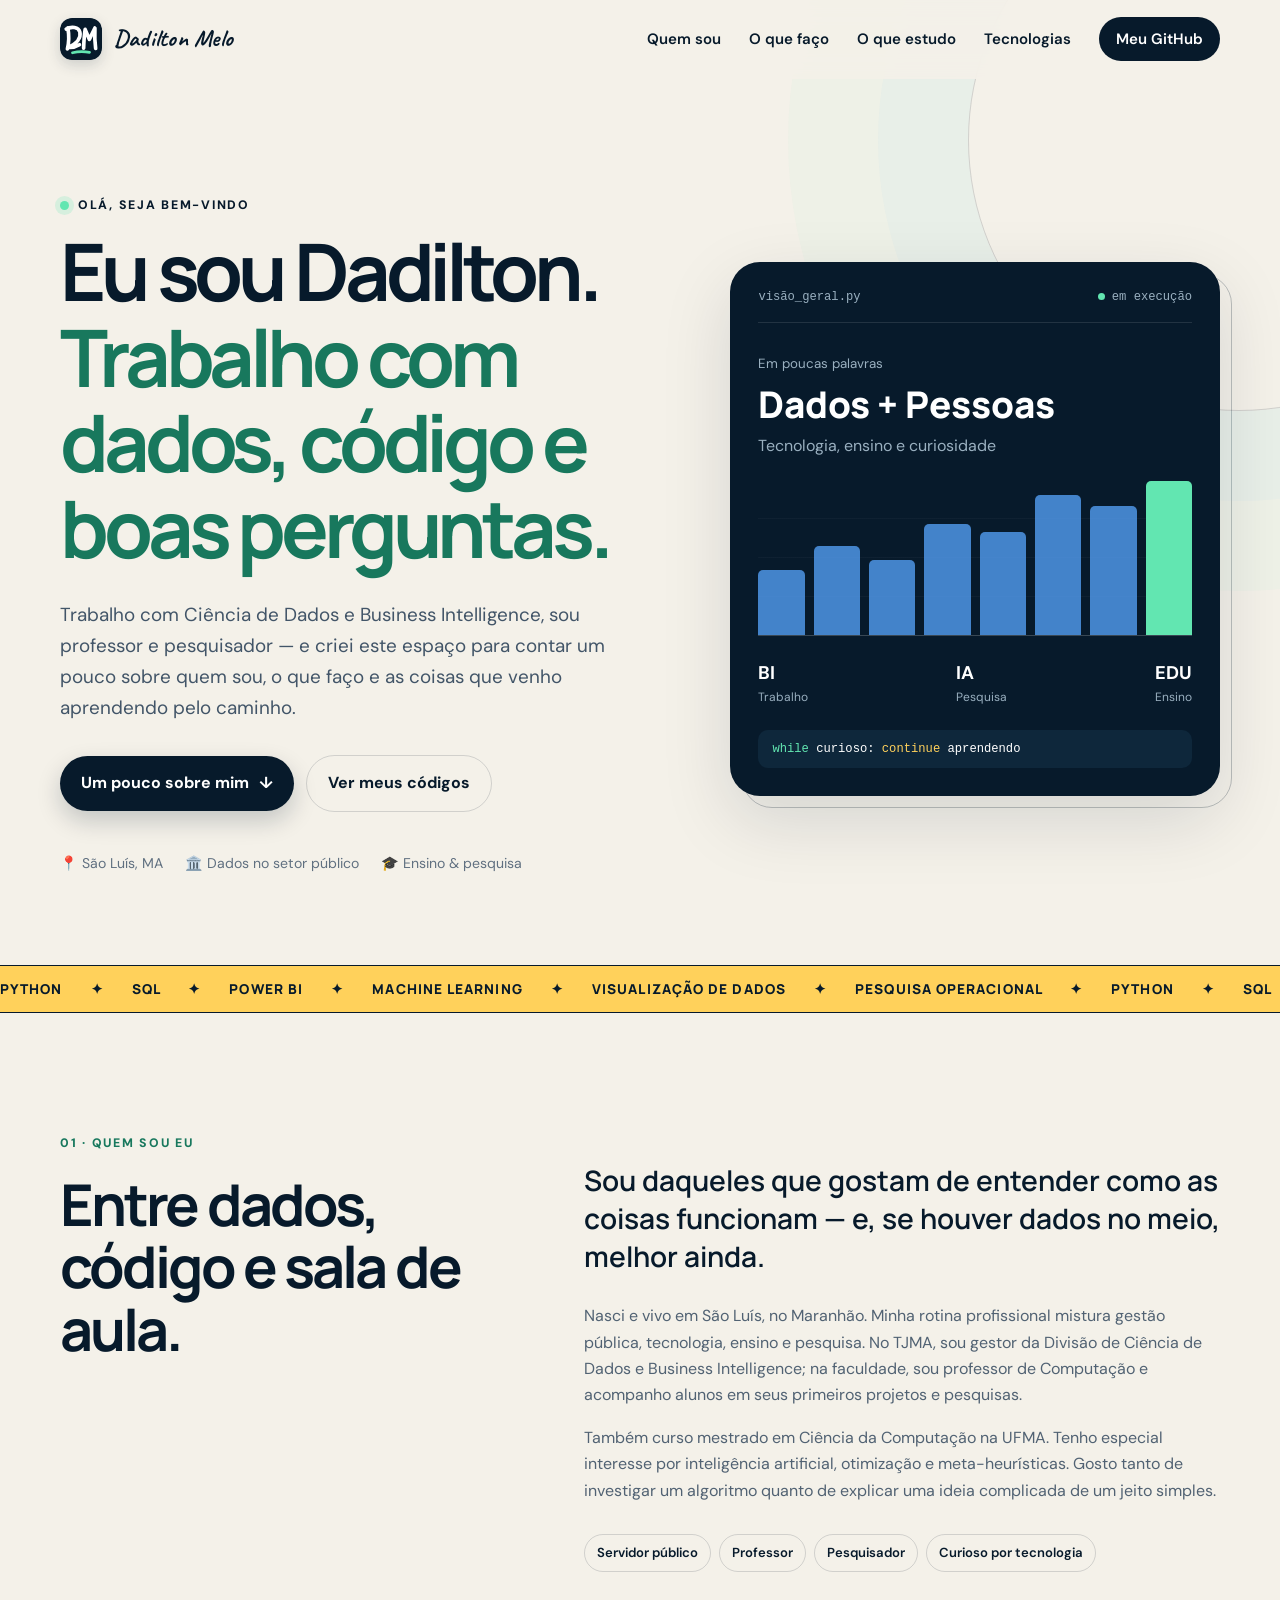
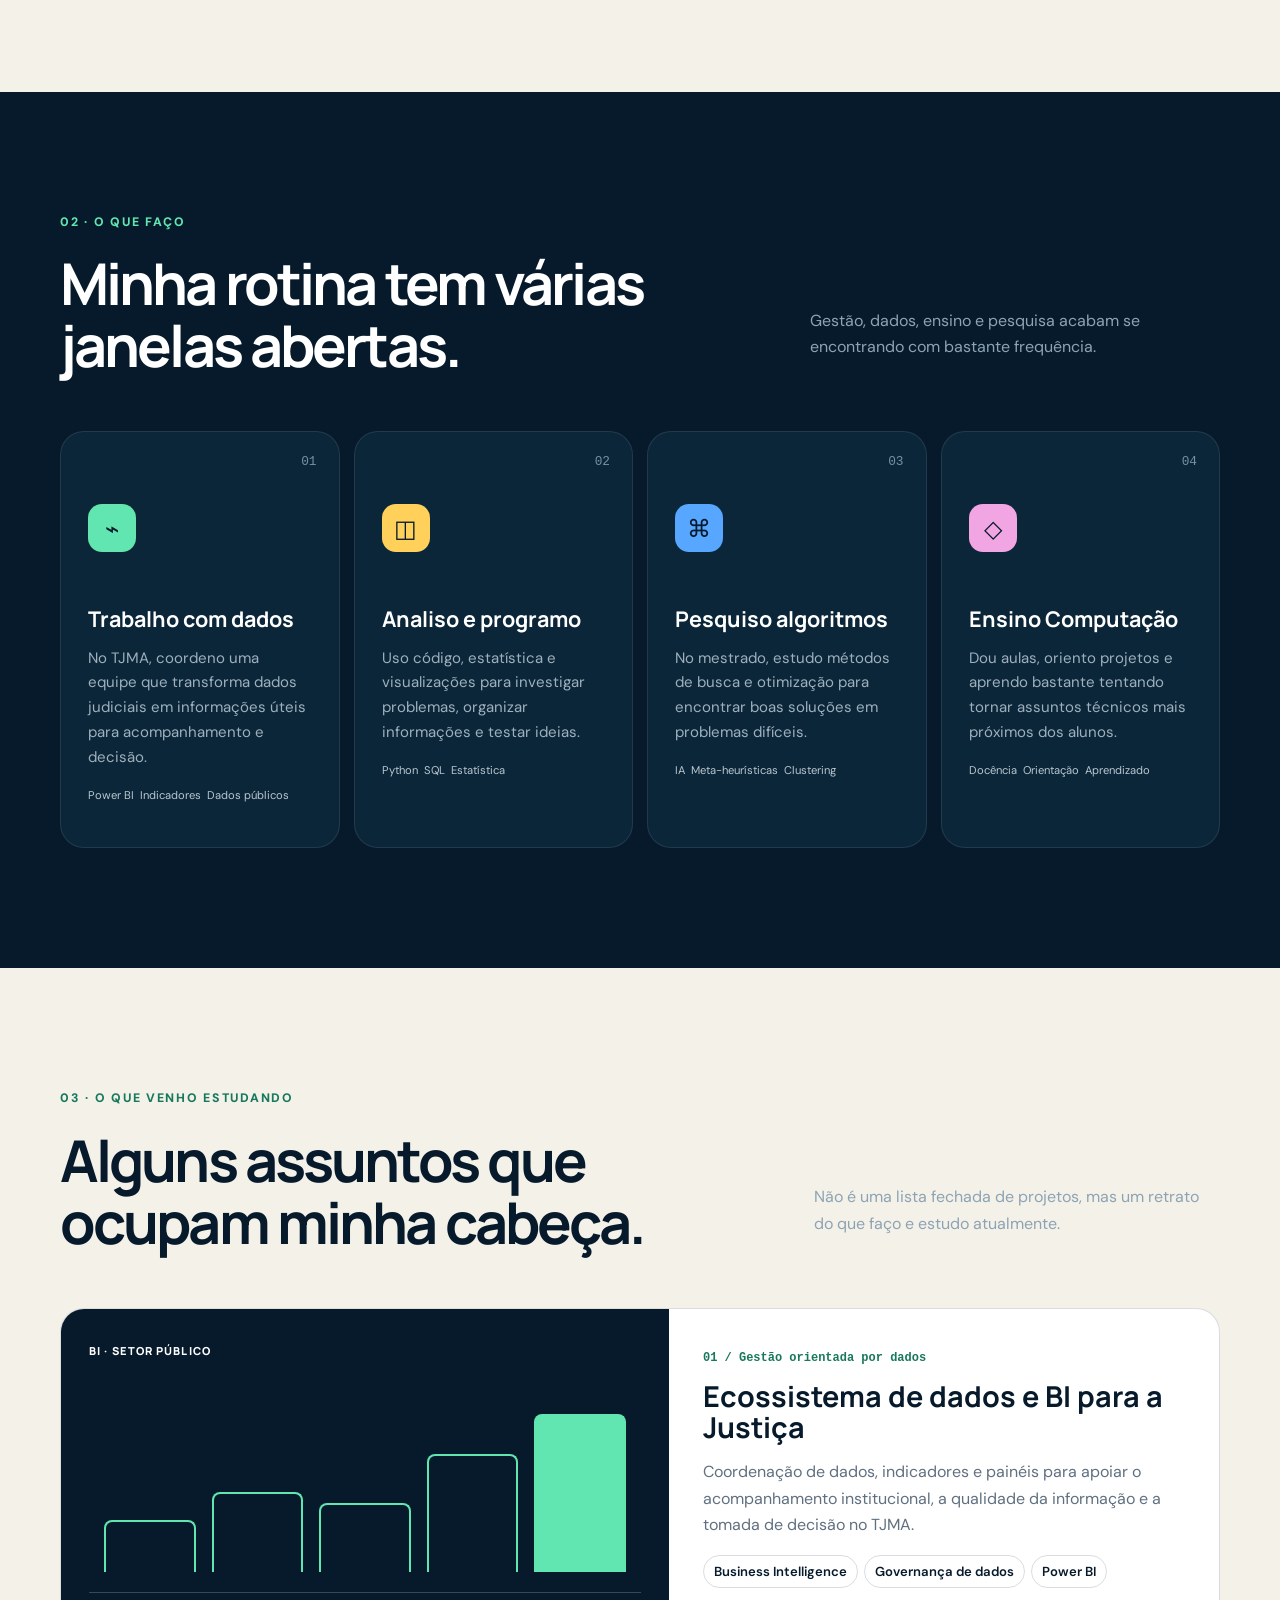
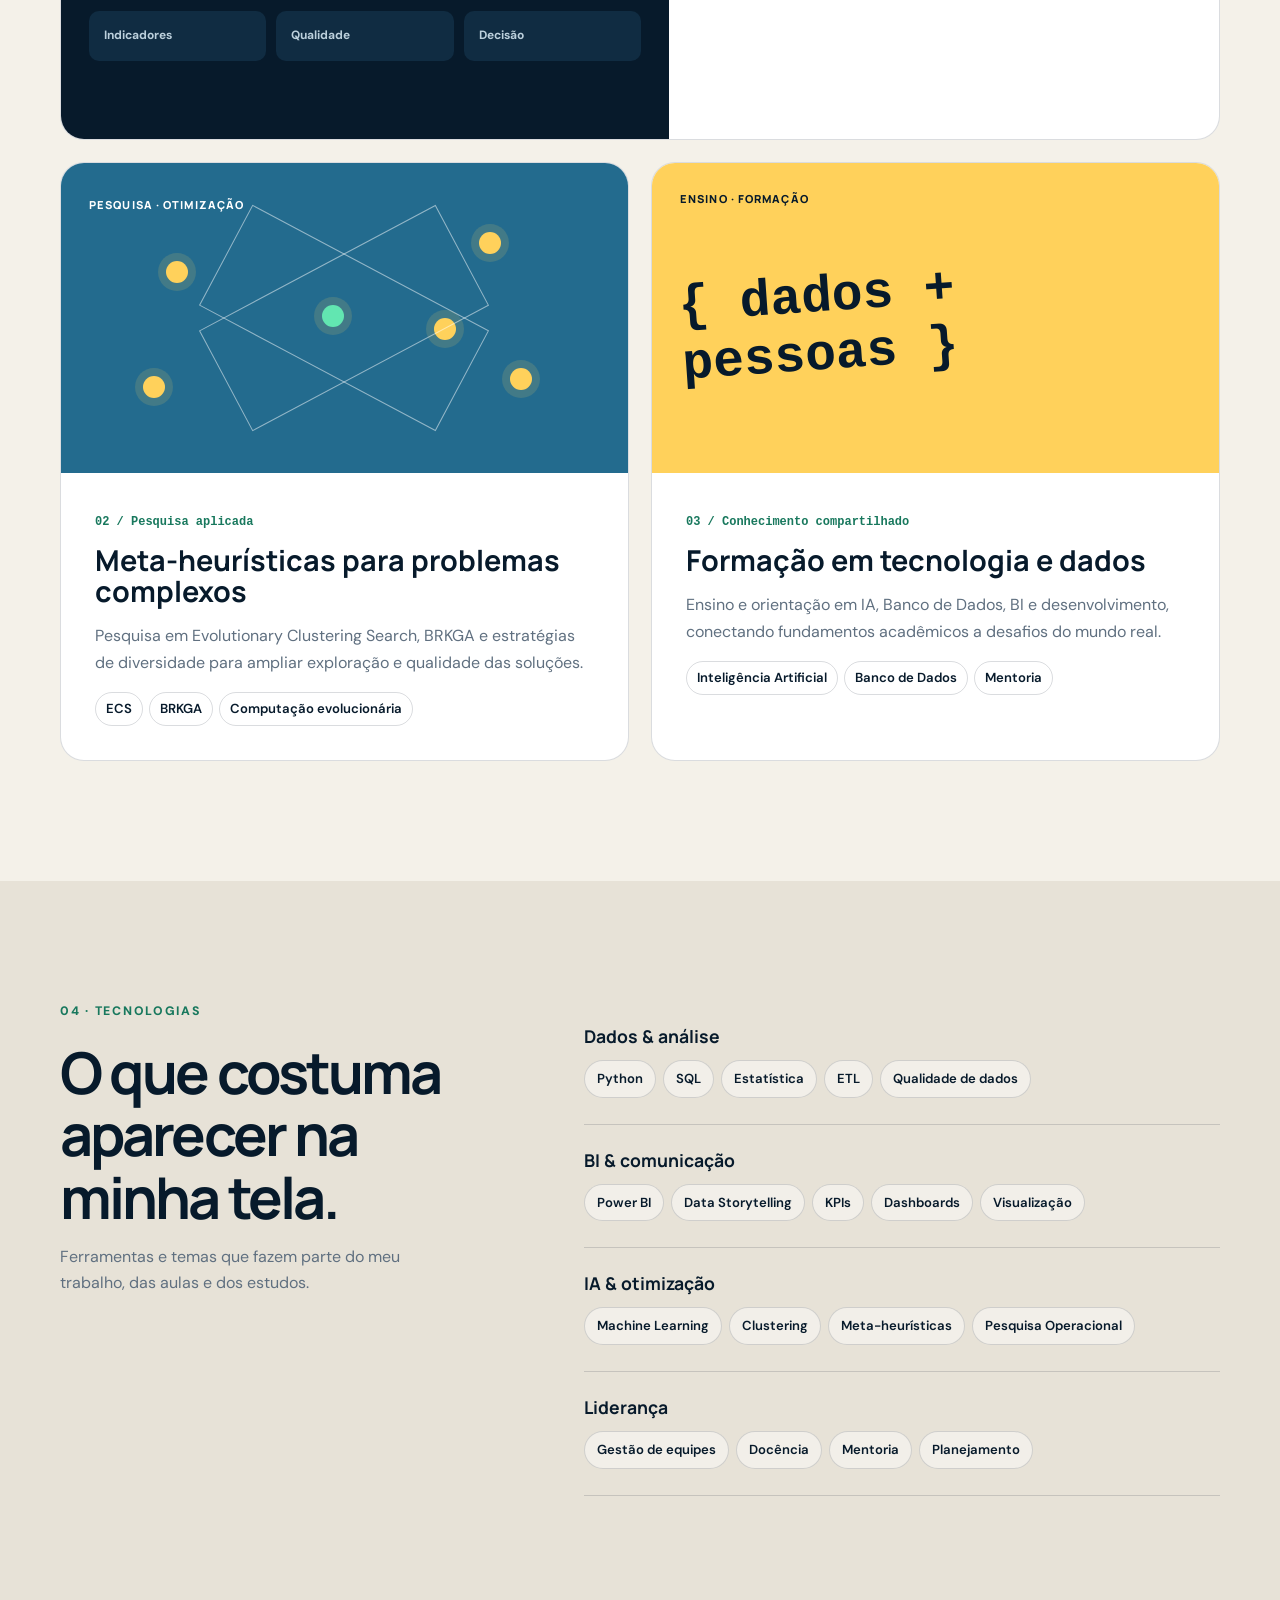
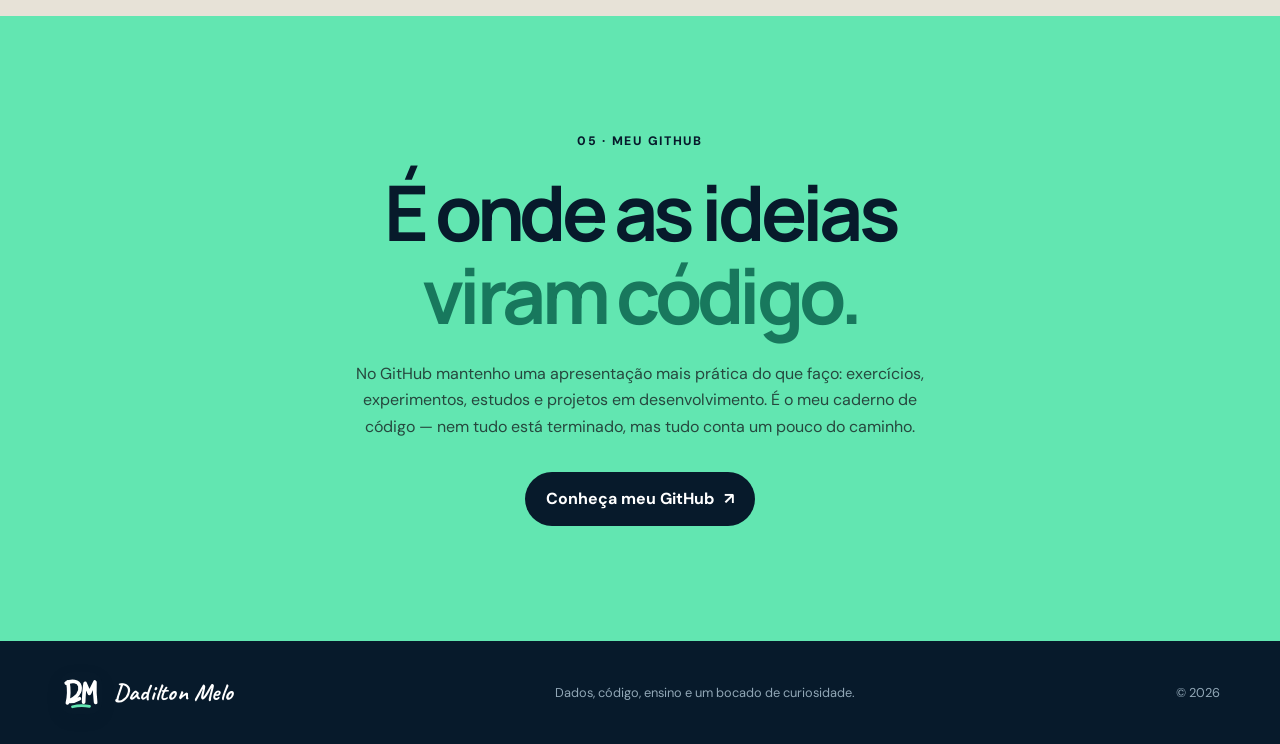
<file: index.html>
<!doctype html>
<html lang="pt-BR">
<head>
  <meta charset="utf-8">
  <meta name="viewport" content="width=device-width, initial-scale=1">
  <meta name="description" content="Página pessoal de Dadilton Bastos Melo — dados, tecnologia, ensino e pesquisa.">
  <meta name="theme-color" content="#071a2b">
  <title>Dadilton Melo | Página pessoal</title>
  <link rel="icon" href="favicon.svg" type="image/svg+xml">
  <link rel="preconnect" href="https://fonts.googleapis.com">
  <link rel="preconnect" href="https://fonts.gstatic.com" crossorigin>
  <link href="https://fonts.googleapis.com/css2?family=Caveat:wght@600;700&family=DM+Sans:wght@400;500;600;700&family=Manrope:wght@500;600;700;800&display=swap" rel="stylesheet">
  <link rel="stylesheet" href="styles.css">
  <link rel="stylesheet" href="brand.css">
  <script src="script.js" defer></script>
</head>
<body>
  <a class="skip-link" href="#conteudo">Ir para o conteúdo</a>
  <header class="site-header" id="topo">
    <div class="container nav-wrap">
      <a class="brand" href="#topo" aria-label="Página inicial de Dadilton Melo">
        <img class="brand-mark" src="favicon.svg" alt="" width="42" height="42"><span class="brand-name">Dadilton Melo</span>
      </a>
      <button class="menu-toggle" type="button" aria-expanded="false" aria-controls="nav">Menu</button>
      <nav id="nav" class="nav" aria-label="Navegação principal">
        <a href="#sobre">Quem sou</a><a href="#atuacao">O que faço</a><a href="#projetos">O que estudo</a><a href="#competencias">Tecnologias</a>
        <a class="nav-cta" href="#github">Meu GitHub</a>
      </nav>
    </div>
  </header>

  <main id="conteudo">
    <section class="hero">
      <div class="container hero-grid">
        <div class="hero-copy reveal">
          <p class="eyebrow"><span class="status-dot"></span> Olá, seja bem-vindo</p>
          <h1>Eu sou Dadilton.<span>Trabalho com dados, código e boas perguntas.</span></h1>
          <p class="hero-text">Trabalho com Ciência de Dados e Business Intelligence, sou professor e pesquisador — e criei este espaço para contar um pouco sobre quem sou, o que faço e as coisas que venho aprendendo pelo caminho.</p>
          <div class="hero-actions">
            <a class="button button-primary" href="#sobre">Um pouco sobre mim <span aria-hidden="true">↓</span></a>
            <a class="button button-ghost" href="https://github.com/dadilton" target="_blank" rel="noreferrer">Ver meus códigos</a>
          </div>
          <ul class="hero-notes" aria-label="Resumo profissional">
            <li>📍 São Luís, MA</li><li>🏛️ Dados no setor público</li><li>🎓 Ensino & pesquisa</li>
          </ul>
        </div>

        <div class="data-card reveal" aria-label="Painel visual de competências">
          <div class="card-top"><span>visão_geral.py</span><span class="live"><i></i> em execução</span></div>
          <div class="metric-main"><small>Em poucas palavras</small><strong>Dados + Pessoas</strong><span>Tecnologia, ensino e curiosidade</span></div>
          <div class="mini-chart" aria-hidden="true">
            <div style="--h:42%"></div><div style="--h:58%"></div><div style="--h:49%"></div><div style="--h:72%"></div><div style="--h:67%"></div><div style="--h:91%"></div><div style="--h:84%"></div><div class="accent" style="--h:100%"></div>
          </div>
          <div class="card-stats"><div><strong>BI</strong><span>Trabalho</span></div><div><strong>IA</strong><span>Pesquisa</span></div><div><strong>EDU</strong><span>Ensino</span></div></div>
          <p class="code-line"><span>while</span> curioso: <em>continue</em> aprendendo</p>
        </div>
      </div>
    </section>

    <section class="marquee" aria-label="Áreas de conhecimento"><div>Python <span>✦</span> SQL <span>✦</span> Power BI <span>✦</span> Machine Learning <span>✦</span> Visualização de Dados <span>✦</span> Pesquisa Operacional <span>✦</span> Python <span>✦</span> SQL <span>✦</span> Power BI <span>✦</span> Machine Learning <span>✦</span> Visualização de Dados <span>✦</span> Pesquisa Operacional <span>✦</span></div></section>

    <section class="section" id="sobre">
      <div class="container two-cols">
        <div class="section-heading reveal"><p class="kicker">01 · Quem sou eu</p><h2>Entre dados,<br>código e sala de aula.</h2></div>
        <div class="about-copy reveal">
          <p class="lead">Sou daqueles que gostam de entender como as coisas funcionam — e, se houver dados no meio, melhor ainda.</p>
          <p>Nasci e vivo em São Luís, no Maranhão. Minha rotina profissional mistura gestão pública, tecnologia, ensino e pesquisa. No TJMA, sou gestor da Divisão de Ciência de Dados e Business Intelligence; na faculdade, sou professor de Computação e acompanho alunos em seus primeiros projetos e pesquisas.</p>
          <p>Também curso mestrado em Ciência da Computação na UFMA. Tenho especial interesse por inteligência artificial, otimização e meta-heurísticas. Gosto tanto de investigar um algoritmo quanto de explicar uma ideia complicada de um jeito simples.</p>
          <div class="principles"><span>Servidor público</span><span>Professor</span><span>Pesquisador</span><span>Curioso por tecnologia</span></div>
        </div>
      </div>
    </section>

    <section class="section section-dark" id="atuacao">
      <div class="container">
        <div class="section-heading horizontal reveal"><div><p class="kicker">02 · O que faço</p><h2>Minha rotina tem várias janelas abertas.</h2></div><p>Gestão, dados, ensino e pesquisa acabam se encontrando com bastante frequência.</p></div>
        <div class="expertise-grid">
          <article class="expertise-card reveal"><span class="card-number">01</span><div class="icon">⌁</div><h3>Trabalho com dados</h3><p>No TJMA, coordeno uma equipe que transforma dados judiciais em informações úteis para acompanhamento e decisão.</p><ul><li>Power BI</li><li>Indicadores</li><li>Dados públicos</li></ul></article>
          <article class="expertise-card reveal"><span class="card-number">02</span><div class="icon">◫</div><h3>Analiso e programo</h3><p>Uso código, estatística e visualizações para investigar problemas, organizar informações e testar ideias.</p><ul><li>Python</li><li>SQL</li><li>Estatística</li></ul></article>
          <article class="expertise-card reveal"><span class="card-number">03</span><div class="icon">⌘</div><h3>Pesquiso algoritmos</h3><p>No mestrado, estudo métodos de busca e otimização para encontrar boas soluções em problemas difíceis.</p><ul><li>IA</li><li>Meta-heurísticas</li><li>Clustering</li></ul></article>
          <article class="expertise-card reveal"><span class="card-number">04</span><div class="icon">◇</div><h3>Ensino Computação</h3><p>Dou aulas, oriento projetos e aprendo bastante tentando tornar assuntos técnicos mais próximos dos alunos.</p><ul><li>Docência</li><li>Orientação</li><li>Aprendizado</li></ul></article>
        </div>
      </div>
    </section>

    <section class="section" id="projetos">
      <div class="container">
        <div class="section-heading horizontal reveal"><div><p class="kicker">03 · O que venho estudando</p><h2>Alguns assuntos que ocupam minha cabeça.</h2></div><p>Não é uma lista fechada de projetos, mas um retrato do que faço e estudo atualmente.</p></div>
        <div class="projects">
          <article class="project project-featured reveal"><div class="project-visual dashboard"><span class="label">BI · SETOR PÚBLICO</span><div class="dash-line"><i></i><i></i><i></i><i></i><i></i></div><div class="dash-cards"><b>Indicadores</b><b>Qualidade</b><b>Decisão</b></div></div><div class="project-copy"><span>01 / Gestão orientada por dados</span><h3>Ecossistema de dados e BI para a Justiça</h3><p>Coordenação de dados, indicadores e painéis para apoiar o acompanhamento institucional, a qualidade da informação e a tomada de decisão no TJMA.</p><ul><li>Business Intelligence</li><li>Governança de dados</li><li>Power BI</li></ul></div></article>
          <article class="project reveal"><div class="project-visual optimization"><span class="label">PESQUISA · OTIMIZAÇÃO</span><div class="nodes"><i></i><i></i><i></i><i></i><i></i><i></i></div></div><div class="project-copy"><span>02 / Pesquisa aplicada</span><h3>Meta-heurísticas para problemas complexos</h3><p>Pesquisa em Evolutionary Clustering Search, BRKGA e estratégias de diversidade para ampliar exploração e qualidade das soluções.</p><ul><li>ECS</li><li>BRKGA</li><li>Computação evolucionária</li></ul></div></article>
          <article class="project reveal"><div class="project-visual education"><span class="label">ENSINO · FORMAÇÃO</span><strong>{ dados + pessoas }</strong></div><div class="project-copy"><span>03 / Conhecimento compartilhado</span><h3>Formação em tecnologia e dados</h3><p>Ensino e orientação em IA, Banco de Dados, BI e desenvolvimento, conectando fundamentos acadêmicos a desafios do mundo real.</p><ul><li>Inteligência Artificial</li><li>Banco de Dados</li><li>Mentoria</li></ul></div></article>
        </div>
      </div>
    </section>

    <section class="section skills-section" id="competencias">
      <div class="container two-cols">
        <div class="section-heading reveal"><p class="kicker">04 · Tecnologias</p><h2>O que costuma aparecer na minha tela.</h2><p class="heading-note">Ferramentas e temas que fazem parte do meu trabalho, das aulas e dos estudos.</p></div>
        <div class="skill-groups reveal">
          <div><h3>Dados & análise</h3><p><span>Python</span><span>SQL</span><span>Estatística</span><span>ETL</span><span>Qualidade de dados</span></p></div>
          <div><h3>BI & comunicação</h3><p><span>Power BI</span><span>Data Storytelling</span><span>KPIs</span><span>Dashboards</span><span>Visualização</span></p></div>
          <div><h3>IA & otimização</h3><p><span>Machine Learning</span><span>Clustering</span><span>Meta-heurísticas</span><span>Pesquisa Operacional</span></p></div>
          <div><h3>Liderança</h3><p><span>Gestão de equipes</span><span>Docência</span><span>Mentoria</span><span>Planejamento</span></p></div>
        </div>
      </div>
    </section>

    <section class="contact" id="github">
      <div class="container contact-inner reveal">
        <p class="kicker">05 · Meu GitHub</p><h2>É onde as ideias<br><span>viram código.</span></h2>
        <p>No GitHub mantenho uma apresentação mais prática do que faço: exercícios, experimentos, estudos e projetos em desenvolvimento. É o meu caderno de código — nem tudo está terminado, mas tudo conta um pouco do caminho.</p>
        <a class="button button-light" href="https://github.com/dadilton" target="_blank" rel="noreferrer">Conheça meu GitHub <span aria-hidden="true">↗</span></a>
      </div>
    </section>
  </main>

  <footer><div class="container footer-inner"><a class="brand" href="#topo"><img class="brand-mark" src="favicon.svg" alt="" width="42" height="42"><span class="brand-name">Dadilton Melo</span></a><p>Dados, código, ensino e um bocado de curiosidade.</p><p>© <span id="year"></span></p></div></footer>
</body>
</html>
</file>
<file: styles.css>
:root{--ink:#071a2b;--ink-2:#102b40;--paper:#f4f1e9;--white:#fff;--mint:#62e6b1;--yellow:#ffd15b;--blue:#57a6ff;--muted:#607080;--line:rgba(7,26,43,.15);--radius:24px;--shadow:0 24px 70px rgba(7,26,43,.13)}
*{box-sizing:border-box}html{scroll-behavior:smooth}body{margin:0;background:var(--paper);color:var(--ink);font-family:"DM Sans",sans-serif;line-height:1.65;overflow-x:hidden}a{color:inherit;text-decoration:none}button{font:inherit}.container{width:min(1160px,calc(100% - 40px));margin:auto}.skip-link{position:fixed;left:16px;top:-100px;background:var(--yellow);padding:10px 16px;z-index:1000}.skip-link:focus{top:16px}.site-header{position:sticky;top:0;z-index:50;background:rgba(244,241,233,.88);border-bottom:1px solid transparent;backdrop-filter:blur(14px);transition:.2s}.site-header.scrolled{border-color:var(--line)}.nav-wrap,.nav,.hero-actions,.hero-notes,.card-top,.card-stats,.principles,.expertise-card ul,.project-copy ul,.footer-inner{display:flex;align-items:center}.nav-wrap{height:78px;justify-content:space-between}.brand{display:flex;align-items:center;gap:12px;font-family:Manrope,sans-serif;font-weight:800}.brand-mark{display:grid;place-items:center;width:38px;height:38px;border-radius:11px;background:var(--ink);color:var(--mint);font-size:.8rem;letter-spacing:.08em}.nav{gap:28px;font-size:.94rem;font-weight:600}.nav a:not(.nav-cta):hover{color:#18785d}.nav-cta{background:var(--ink);color:white;padding:10px 17px;border-radius:999px}.menu-toggle{display:none;border:0;background:var(--ink);color:white;border-radius:999px;padding:8px 14px}.hero{position:relative;padding:104px 0 90px}.hero:before{content:"";position:absolute;width:540px;height:540px;border:1px solid var(--line);border-radius:50%;right:-230px;top:-210px;box-shadow:0 0 0 90px rgba(87,166,255,.04),0 0 0 180px rgba(98,230,177,.035)}.hero-grid{display:grid;grid-template-columns:1.1fr .9fr;gap:72px;align-items:center}.eyebrow,.kicker{text-transform:uppercase;letter-spacing:.14em;font-size:.77rem;font-weight:800}.eyebrow{display:flex;align-items:center;gap:9px}.status-dot{width:9px;height:9px;background:var(--mint);border-radius:50%;box-shadow:0 0 0 5px rgba(98,230,177,.2)}h1,h2,h3{font-family:Manrope,sans-serif;line-height:1.08;margin:0}h1{font-size:clamp(3rem,6.2vw,5.7rem);letter-spacing:-.065em;max-width:780px}h1 span{display:block;color:#18785d}.hero-text{max-width:670px;font-size:1.18rem;color:#425568;margin:28px 0 32px}.hero-actions{gap:12px}.button{display:inline-flex;align-items:center;justify-content:center;gap:10px;padding:14px 21px;border-radius:999px;font-weight:700;transition:.2s}.button:hover{transform:translateY(-2px)}.button-primary{background:var(--ink);color:white;box-shadow:0 10px 25px rgba(7,26,43,.2)}.button-ghost{border:1px solid var(--line)}.hero-notes{gap:22px;list-style:none;padding:0;margin:40px 0 0;color:var(--muted);font-size:.88rem}.data-card{position:relative;background:var(--ink);color:white;border-radius:30px;padding:28px;box-shadow:var(--shadow);transform:rotate(1.5deg)}.data-card:after{content:"";position:absolute;inset:12px -12px -12px 12px;border:1px solid rgba(7,26,43,.24);border-radius:30px;z-index:-1}.card-top{justify-content:space-between;color:#9ab0c0;font:500 .76rem monospace;border-bottom:1px solid rgba(255,255,255,.11);padding-bottom:18px}.live{display:flex;align-items:center;gap:7px}.live i{width:7px;height:7px;background:var(--mint);border-radius:50%}.metric-main{padding:30px 0 22px}.metric-main small,.metric-main span{display:block;color:#9ab0c0}.metric-main strong{font:800 2.3rem Manrope,sans-serif;display:block;margin:4px 0}.mini-chart{height:155px;display:flex;align-items:flex-end;gap:9px;border-bottom:1px solid rgba(255,255,255,.2);background:repeating-linear-gradient(to top,transparent 0,transparent 38px,rgba(255,255,255,.06) 39px)}.mini-chart div{flex:1;height:var(--h);background:var(--blue);border-radius:5px 5px 0 0;opacity:.75}.mini-chart .accent{background:var(--mint);opacity:1}.card-stats{justify-content:space-between;padding:22px 0}.card-stats div{display:flex;flex-direction:column}.card-stats strong{font-size:1.15rem}.card-stats span{font-size:.75rem;color:#9ab0c0}.code-line{font:500 .76rem monospace;background:#0e273b;padding:12px 14px;border-radius:10px;margin:0}.code-line span{color:var(--mint)}.code-line em{color:var(--yellow);font-style:normal}.marquee{overflow:hidden;background:var(--yellow);border-block:1px solid var(--ink);padding:14px 0;font:800 .85rem Manrope,sans-serif;text-transform:uppercase;letter-spacing:.08em;white-space:nowrap}.marquee div{width:max-content;animation:marquee 22s linear infinite}.marquee span{margin:0 24px}@keyframes marquee{to{transform:translateX(-50%)}}.section{padding:120px 0}.two-cols{display:grid;grid-template-columns:.8fr 1.2fr;gap:100px}.kicker{color:#18785d;margin:0 0 20px}.section-heading h2{font-size:clamp(2.4rem,4.5vw,4.3rem);letter-spacing:-.05em}.about-copy{max-width:680px}.about-copy p{color:#516273}.about-copy .lead{font:600 clamp(1.35rem,2.2vw,1.8rem) Manrope,sans-serif;color:var(--ink)}.principles{flex-wrap:wrap;gap:8px;margin-top:30px}.principles span,.project-copy li,.skill-groups span{border:1px solid var(--line);border-radius:999px;padding:7px 12px;font-size:.82rem;font-weight:600}.section-dark{background:var(--ink);color:white}.section-dark .kicker{color:var(--mint)}.horizontal{display:flex;justify-content:space-between;align-items:end;gap:40px;margin-bottom:55px}.horizontal>p{max-width:410px;color:#8da3b3}.expertise-grid{display:grid;grid-template-columns:repeat(4,1fr);gap:14px}.expertise-card{position:relative;min-height:390px;background:#0c2639;border:1px solid rgba(255,255,255,.09);border-radius:var(--radius);padding:27px;transition:.25s}.expertise-card:hover{transform:translateY(-7px);border-color:var(--mint)}.card-number{position:absolute;right:22px;top:22px;color:#7790a2;font:500 .8rem monospace}.icon{display:grid;place-items:center;width:48px;height:48px;border-radius:14px;background:var(--mint);color:var(--ink);font-size:1.5rem;margin:45px 0 55px}.expertise-card:nth-child(2) .icon{background:var(--yellow)}.expertise-card:nth-child(3) .icon{background:var(--blue)}.expertise-card:nth-child(4) .icon{background:#f1a6e3}.expertise-card h3{font-size:1.35rem}.expertise-card p{color:#9eb0bd;font-size:.94rem}.expertise-card ul,.project-copy ul{list-style:none;padding:0;gap:6px;flex-wrap:wrap}.expertise-card li{font-size:.7rem;color:#b9c7d0}.projects{display:grid;grid-template-columns:1fr 1fr;gap:22px}.project{background:white;border:1px solid var(--line);border-radius:var(--radius);overflow:hidden}.project-featured{grid-column:1/-1;display:grid;grid-template-columns:1.05fr .95fr}.project-visual{position:relative;min-height:310px;background:#dce9e4;padding:28px;overflow:hidden}.project-featured .project-visual{min-height:430px}.label{font:800 .69rem Manrope,sans-serif;letter-spacing:.1em}.project-copy{padding:34px}.project-copy>span{font:600 .75rem monospace;color:#18785d}.project-copy h3{font-size:1.8rem;margin:12px 0}.project-copy p{color:var(--muted)}.project-copy ul{margin-bottom:0}.project-copy li{padding:5px 10px}.dashboard{background:var(--ink)}.dashboard .label,.optimization .label{color:white}.dash-line{height:230px;display:flex;align-items:flex-end;gap:16px;padding:35px 15px 20px;border-bottom:1px solid rgba(255,255,255,.2)}.dash-line i{display:block;flex:1;border:2px solid var(--mint);border-bottom:0;border-radius:8px 8px 0 0}.dash-line i:nth-child(1){height:30%}.dash-line i:nth-child(2){height:46%}.dash-line i:nth-child(3){height:40%}.dash-line i:nth-child(4){height:68%}.dash-line i:nth-child(5){height:91%;background:var(--mint)}.dash-cards{display:grid;grid-template-columns:repeat(3,1fr);gap:10px;margin-top:18px}.dash-cards b{background:#102c42;color:#bcd0dc;padding:15px;border-radius:10px;font-size:.75rem}.optimization{background:#236b8e}.nodes{position:absolute;inset:60px}.nodes:before,.nodes:after{content:"";position:absolute;inset:20%;border:1px solid rgba(255,255,255,.5);transform:rotate(28deg)}.nodes:after{transform:rotate(-28deg)}.nodes i{position:absolute;width:22px;height:22px;border-radius:50%;background:var(--yellow);box-shadow:0 0 0 8px rgba(255,209,91,.14)}.nodes i:nth-child(1){left:10%;top:20%}.nodes i:nth-child(2){right:15%;top:5%}.nodes i:nth-child(3){left:45%;top:43%;background:var(--mint)}.nodes i:nth-child(4){left:5%;bottom:8%}.nodes i:nth-child(5){right:8%;bottom:12%}.nodes i:nth-child(6){right:25%;top:50%}.education{display:grid;place-items:center;background:var(--yellow)}.education .label{position:absolute;top:28px;left:28px}.education strong{font:800 clamp(1.8rem,4vw,3.2rem) monospace;transform:rotate(-4deg)}.skills-section{background:#e7e2d7}.heading-note{color:var(--muted);max-width:390px}.skill-groups>div{padding:26px 0;border-bottom:1px solid var(--line)}.skill-groups h3{font-size:1.1rem;margin-bottom:14px}.skill-groups p{display:flex;gap:7px;flex-wrap:wrap;margin:0}.skill-groups span{background:rgba(255,255,255,.45)}.contact{background:var(--mint);padding:115px 0;text-align:center}.contact .kicker{color:var(--ink)}.contact h2{font-size:clamp(2.5rem,6vw,5.5rem);letter-spacing:-.06em}.contact h2 span{color:#18785d}.contact p:not(.kicker){max-width:600px;margin:24px auto;color:#26483e}.button-light{background:var(--ink);color:white;margin-top:8px}footer{background:var(--ink);color:white;padding:28px 0}.footer-inner{justify-content:space-between;gap:25px}.footer-inner p{color:#91a7b6;font-size:.8rem}.reveal{opacity:0;transform:translateY(20px);transition:opacity .65s ease,transform .65s ease}.reveal.visible{opacity:1;transform:none}@media(prefers-reduced-motion:reduce){html{scroll-behavior:auto}.marquee div{animation:none}.reveal{opacity:1;transform:none;transition:none}}@media(max-width:900px){.menu-toggle{display:block}.nav{display:none;position:absolute;left:20px;right:20px;top:68px;flex-direction:column;align-items:stretch;background:var(--paper);padding:22px;border:1px solid var(--line);border-radius:18px;box-shadow:var(--shadow)}.nav.open{display:flex}.hero{padding-top:65px}.hero-grid,.two-cols{grid-template-columns:1fr;gap:50px}.data-card{max-width:600px}.expertise-grid{grid-template-columns:1fr 1fr}.project-featured{grid-template-columns:1fr}.horizontal{display:block}.horizontal>p{margin-top:20px}.footer-inner{flex-wrap:wrap}.footer-inner>p:nth-child(2){order:3;width:100%}}@media(max-width:620px){.container{width:min(100% - 26px,1160px)}.hero{padding:55px 0 70px}.hero-actions{align-items:stretch;flex-direction:column}.hero-notes{align-items:flex-start;flex-direction:column;gap:8px}.data-card{padding:20px}.metric-main strong{font-size:1.75rem}.section{padding:82px 0}.expertise-grid,.projects{grid-template-columns:1fr}.project-featured{grid-column:auto}.expertise-card{min-height:340px}.icon{margin-bottom:40px}.project-visual,.project-featured .project-visual{min-height:280px}.project-copy{padding:25px}.contact{padding:85px 0}.footer-inner{align-items:flex-start;flex-direction:column}}
</file>
<file: brand.css>
.brand {
  font-family: inherit;
}

.brand-mark {
  display: block;
  width: 42px;
  height: 42px;
  border-radius: 12px;
  background: transparent;
  box-shadow: 0 5px 14px rgba(7, 26, 43, .16);
}

.brand-name {
  font: 700 1.48rem/1 "Caveat", cursive;
  letter-spacing: .01em;
}
</file>
